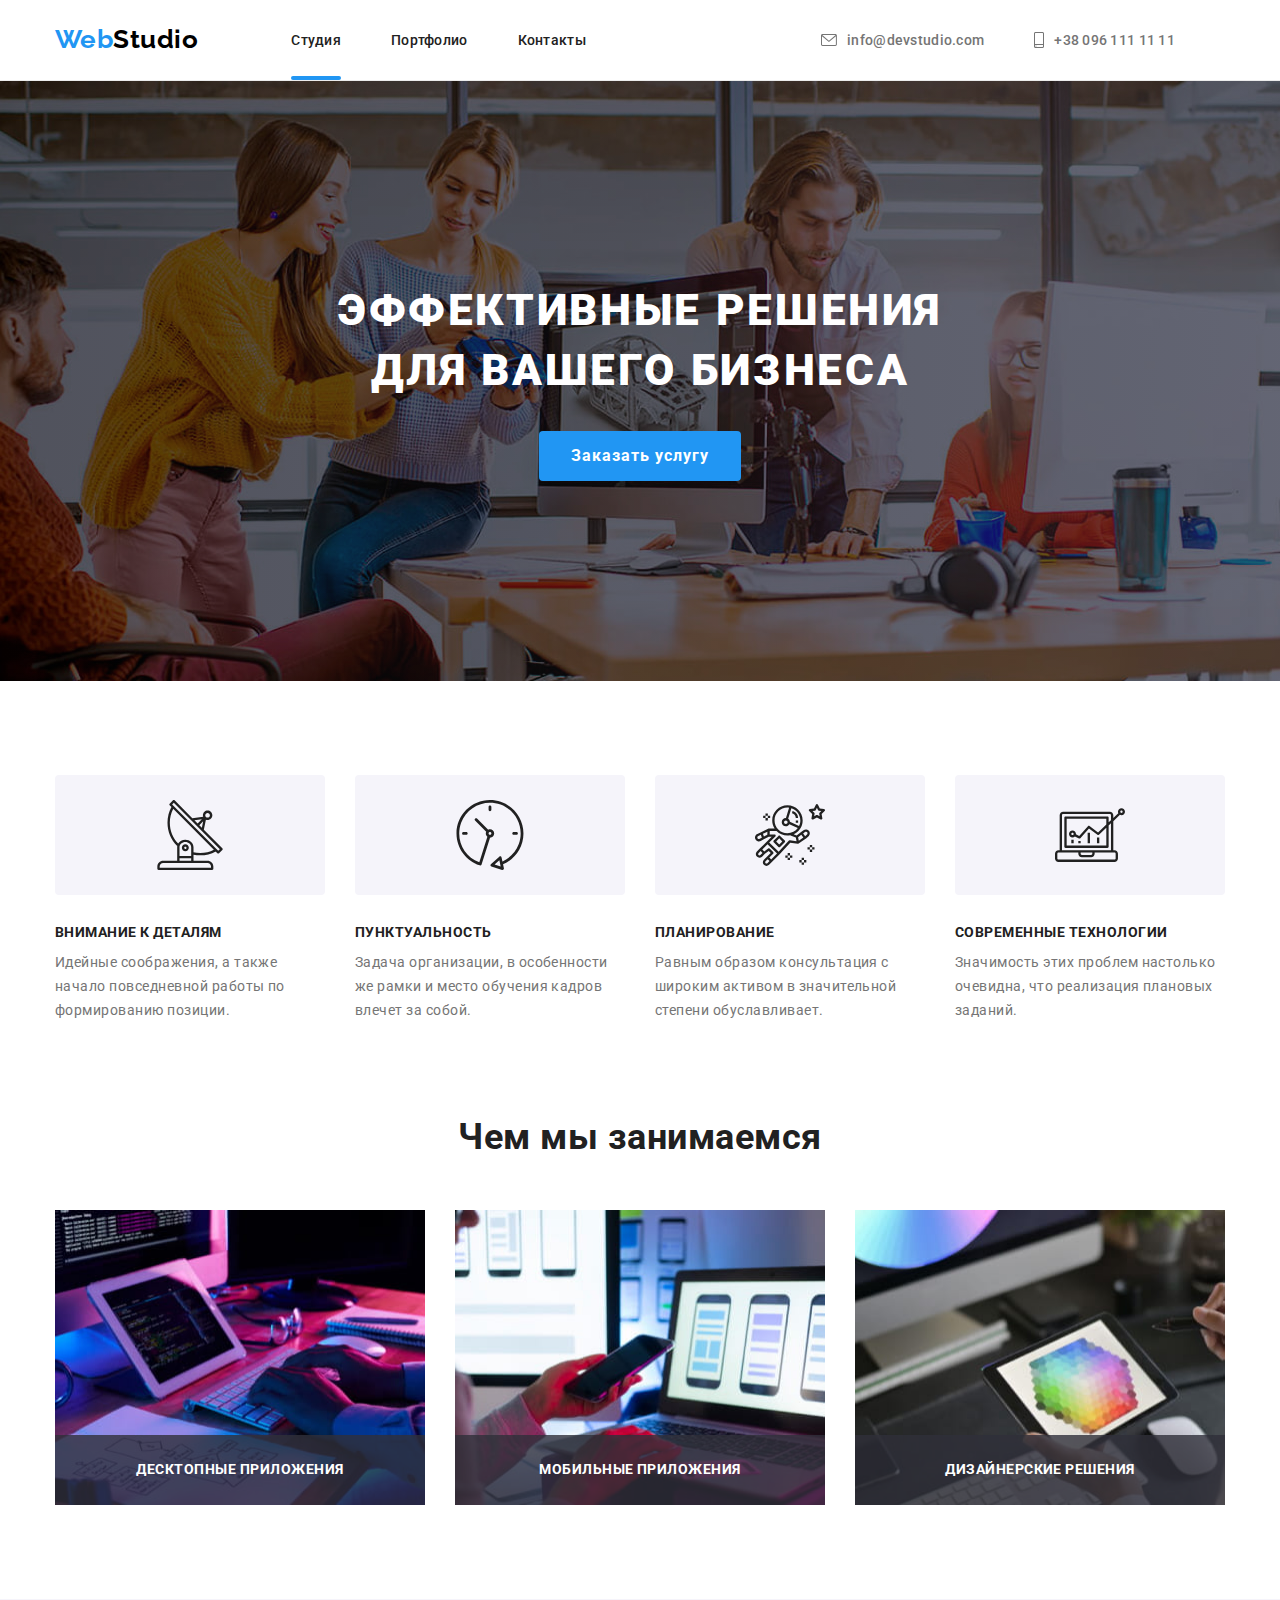
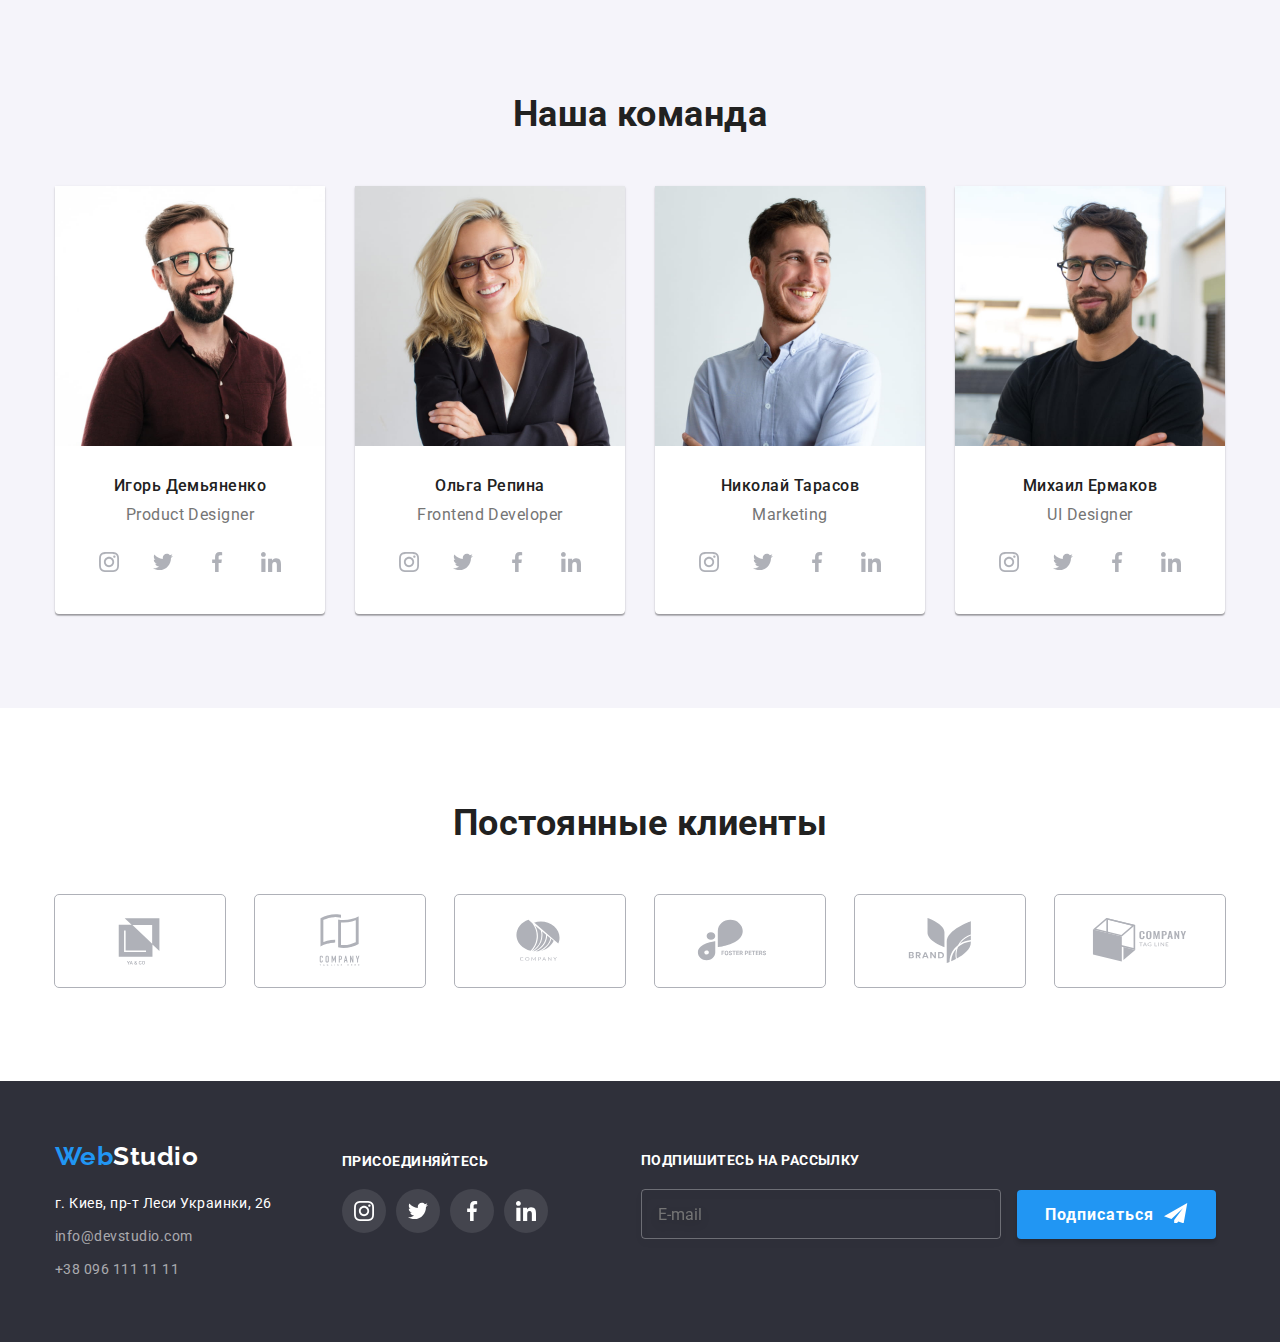
<file: index.html>
<!DOCTYPE html>
<html lang="ru">
  <head>
    <meta charset="UTF-8" />
    <meta http-equiv="X-UA-Compatible" content="IE=edge" />
    <meta name="viewport" content="width=device-width, initial-scale=1.0" />
    <title>Студия</title>
    <link
      rel="stylesheet"
      href="https://cdnjs.cloudflare.com/ajax/libs/modern-normalize/1.1.0/modern-normalize.min.css"
    />
    <link
      href="https://fonts.googleapis.com/css2?family=Raleway:wght@700&family=Roboto:wght@400;500;700;900&display=swap"
      rel="stylesheet"
    />
    <link rel="stylesheet" href="./css/main.min.css" />
  </head>
  <body>
    <!--Header-->
    <header class="header">
      <nav class="nav сontainer">
        <a class="logo nav__logo link" href="./index.html"
          >Web<span class="nav__logo--dark">Studio</span>
        </a>

        <ul class="nav__list list">
          <li class="nav__item">
            <a class="nav__link link nav__link--active link link--active" href="./index.html"
              >Студия</a
            >
          </li>
          <li class="nav__item">
            <a class="nav__link link link--active" href="./portfolio.html">Портфолио</a>
          </li>
          <li class="nav__item"><a class="nav__link link--active link" href="">Контакты</a></li>
        </ul>

        <div class="header__contact-conteiner">
          <ul class="header__contact-list list">
            <li class="header__contact-item">
              <a class="header__contact-link link link--active" href="mailto:info@devstudio.com">
                <svg class="header__contact-icon" width="16" height="12">
                  <use href="./images/symbol-defs.svg#icon-envelope"></use></svg
                >info@devstudio.com</a
              >
            </li>
            <li class="header__contact-item">
              <a class="header__contact-link link link--active" href="tel:+380961111111">
                <svg class="header__contact-icon" width="10" height="16">
                  <use href="./images/symbol-defs.svg#icon-smartphone"></use></svg
                >+38 096 111 11 11</a
              >
            </li>
          </ul>
        </div>
      </nav>
    </header>

    <!-- Main -->
    <main>
      <!--Section Hero-->
      <section class="hero">
        <div class="сontainer">
          <h1 class="hero__title">
            Эффективные решения <br />
            для вашего бизнеса
          </h1>

          <button class="hero__btn btn button-styles" type="button" data-modal-open>
            Заказать услугу
          </button>

          <!-- Modal -->
          <div class="backdrop is-hidden" data-modal>
            <div class="modal">
              <button class="modal__btn btn" type="button" data-modal-close>
                <svg class="modal__btn-icon" width="18" height="18">
                  <use href="./images/icon.svg#modal-icon"></use>
                </svg>
              </button>

              <form class="modal-form">
                <b class="modal-form__title">Оставьте свои данные, мы вам перезвоним</b>
                <div class="modal-form__field">
                  <label class="modal-form__caption" for="name">Имя</label>
                  <div class="modal-form__input-wrap">
                    <input
                      class="modal-form__input input--border"
                      type="text"
                      name="name"
                      id="name"
                    />
                    <svg class="modal-form__icon" width="12" height="12">
                      <use href="./images/icon.svg#icon-person"></use>
                    </svg>
                  </div>
                </div>
                <div class="modal-form__field">
                  <label class="modal-form__caption" for="tel">Телефон</label>
                  <div class="modal-form__input-wrap">
                    <input
                      class="modal-form__input input--border"
                      type="tel"
                      name="tel"
                      id="tel"
                      required
                    />

                    <svg class="modal-form__icon" width="13" height="13">
                      <use href="./images/icon.svg#icon-tel-form"></use>
                    </svg>
                  </div>
                </div>
                <div class="modal-form__field">
                  <label class="modal-form__caption" for="email">Почта</label>
                  <div class="modal-form__input-wrap">
                    <input
                      class="modal-form__input input--border"
                      type="email"
                      name="email"
                      id="email"
                      required
                    />

                    <svg class="modal-form__icon" width="15" height="12">
                      <use href="./images/icon.svg#icon-mail-form"></use>
                    </svg>
                  </div>
                </div>
                <div class="modal-form__field">
                  <label class="modal-form__caption" for="comment">Комментарий</label>
                  <textarea
                    class="input--border input--last comment--textarea"
                    name="comment"
                    id="comment"
                    rows="10"
                    placeholder="Введите текст"
                  ></textarea>
                </div>
                <div class="modal-form__field field--last">
                  <label class="modal-form__text" for="agree-terms">
                    <input
                      class="modal-form__check visually-hidden"
                      type="checkbox"
                      name="agree-terms"
                      id="agree-terms"
                      required
                    />
                    <span class="form-conteinet__icon">
                      <svg class="modal-form__icon-confirmation" width="12" height="12">
                        <use href="./images/icon.svg#icon-confirmation"></use>
                      </svg>
                    </span>
                    Соглашаюсь с рассылкой и принимаю
                    <a class="modal-form__link" href="">Условия договора</a>
                  </label>
                </div>

                <button class="modal-form__button btn button-styles" type="submit">
                  Отправить
                </button>
              </form>
            </div>
          </div>
        </div>
      </section>

      <!--Section Specifics-->
      <section class="specifics">
        <div class="сontainer">
          <h2 class="visually-hidden">Особенности</h2>
          <ul class="specifics__list list">
            <li class="specifics__item">
              <div class="specifics__box">
                <svg class="specifics__icon" width="70" height="70">
                  <use href="./images/symbol-defs.svg#icon-antenna"></use>
                </svg>
              </div>
              <h3 class="specifics__title">Внимание к деталям</h3>
              <p class="specifics__text">
                Идейные соображения, а также начало повседневной работы по формированию позиции.
              </p>
            </li>
            <li class="specifics__item">
              <div class="specifics__box">
                <svg class="specifics__icon" width="70" height="70">
                  <use href="./images/symbol-defs.svg#icon-clock"></use>
                </svg>
              </div>
              <h3 class="specifics__title">Пунктуальность</h3>
              <p class="specifics__text">
                Задача организации, в особенности же рамки и место обучения кадров влечет за собой.
              </p>
            </li>
            <li class="specifics__item">
              <div class="specifics__box">
                <svg class="specifics__icon" width="70" height="70">
                  <use href="./images/symbol-defs.svg#icon-astronaut"></use>
                </svg>
              </div>
              <h3 class="specifics__title">Планирование</h3>
              <p class="specifics__text">
                Равным образом консультация с широким активом в значительной степени обуславливает.
              </p>
            </li>
            <li class="specifics__item">
              <div class="specifics__box">
                <svg class="specifics__icon" width="70" height="70">
                  <use href="./images/symbol-defs.svg#icon-diagram"></use>
                </svg>
              </div>
              <h3 class="specifics__title">Современные технологии</h3>
              <p class="specifics__text">
                Значимость этих проблем настолько очевидна, что реализация плановых заданий.
              </p>
            </li>
          </ul>
        </div>
      </section>

      <!--Section Work-->
      <section class="work">
        <div class="сontainer">
          <h2 class="work-title title">Чем мы занимаемся</h2>

          <ul class="work-list list">
            <li class="work-item">
              <img src="./images/work1.jpg" alt="Робота за компютером" width="370" height="295" />
              <p class="work-text">Десктопные приложения</p>
            </li>
            <li class="work-item">
              <img src="./images/work2.jpg" alt="Робота за ноутбуком" width="370" height="295" />
              <p class="work-text">Мобильные приложения</p>
            </li>
            <li class="work-item">
              <img src="./images/work3.jpg" alt="Робота за планшетом" width="370" height="295" />
              <p class="work-text">Дизайнерские решения</p>
            </li>
          </ul>
        </div>
      </section>

      <!--Our team-->
      <section class="team">
        <div class="сontainer">
          <h2 class="team-title title">Наша команда</h2>

          <ul class="team-list list">
            <li class="team-item">
              <img
                class="team-img"
                src="./images/human1.jpg"
                alt="Людина"
                width="270"
                height="260"
              />
              <div class="team-information">
                <p class="team-text">Игорь Демьяненко</p>
                <p class="team-desc">Product Designer</p>
                <ul class="social-list list">
                  <li class="social-item">
                    <a
                      class="social-link link--active--bg social--change"
                      href=""
                      aria-label="Іконка instagram"
                    >
                      <svg class="social-icon" width="20" height="20">
                        <use href="./images/symbol-defs.svg#icon-instagram"></use></svg
                    ></a>
                  </li>
                  <li class="social-item">
                    <a
                      class="social-link link--active--bg social--change"
                      href=""
                      aria-label="Іконка twitter"
                    >
                      <svg class="social-icon" width="20" height="20">
                        <use href="./images/symbol-defs.svg#icon-twitter"></use></svg
                    ></a>
                  </li>
                  <li class="social-item">
                    <a
                      class="social-link link--active--bg social--change"
                      href=""
                      aria-label="Іконка facebook"
                    >
                      <svg class="social-icon" width="20" height="20">
                        <use href="./images/symbol-defs.svg#icon-facebook"></use></svg
                    ></a>
                  </li>
                  <li class="social-item">
                    <a
                      class="social-link link--active--bg social--change"
                      href=""
                      aria-label="Іконка linkedin"
                    >
                      <svg class="social-icon" width="20" height="20">
                        <use href="./images/symbol-defs.svg#icon-linkedin"></use></svg
                    ></a>
                  </li>
                </ul>
              </div>
            </li>
            <li class="team-item">
              <img
                class="team-img"
                src="./images/human2.jpg"
                alt="Людина"
                width="270"
                height="260"
              />
              <div class="team-information">
                <p class="team-text">Ольга Репина</p>
                <p class="team-desc">Frontend Developer</p>
                <ul class="social-list list">
                  <li class="social-item">
                    <a
                      class="social-link link--active--bg social--change"
                      href=""
                      aria-label="Іконка instagram"
                    >
                      <svg class="social-icon" width="20" height="20">
                        <use href="./images/symbol-defs.svg#icon-instagram"></use></svg
                    ></a>
                  </li>
                  <li class="social-item">
                    <a
                      class="social-link link--active--bg social--change"
                      href=""
                      aria-label="Іконка twitter"
                    >
                      <svg class="social-icon" width="20" height="20">
                        <use href="./images/symbol-defs.svg#icon-twitter"></use></svg
                    ></a>
                  </li>
                  <li class="social-item">
                    <a
                      class="social-link link--active--bg social--change"
                      href=""
                      aria-label="Іконка facebook"
                    >
                      <svg class="social-icon" width="20" height="20">
                        <use href="./images/symbol-defs.svg#icon-facebook"></use></svg
                    ></a>
                  </li>
                  <li class="social-item">
                    <a
                      class="social-link link--active--bg social--change"
                      href=""
                      aria-label="Іконка linkedin"
                    >
                      <svg class="social-icon" width="20" height="20">
                        <use href="./images/symbol-defs.svg#icon-linkedin"></use></svg
                    ></a>
                  </li>
                </ul>
              </div>
            </li>
            <li class="team-item">
              <img
                class="team-img"
                src="./images/human3.jpg"
                alt="Людина"
                width="270"
                height="260"
              />
              <div class="team-information">
                <p class="team-text">Николай Тарасов</p>
                <p class="team-desc">Marketing</p>
                <ul class="social-list list">
                  <li class="social-item">
                    <a
                      class="social-link link--active--bg social--change"
                      href=""
                      aria-label="Іконка instagram"
                    >
                      <svg class="social-icon" width="20" height="20">
                        <use href="./images/symbol-defs.svg#icon-instagram"></use></svg
                    ></a>
                  </li>
                  <li class="social-item">
                    <a
                      class="social-link link--active--bg social--change"
                      href=""
                      aria-label="Іконка twitter"
                    >
                      <svg class="social-icon" width="20" height="20">
                        <use href="./images/symbol-defs.svg#icon-twitter"></use></svg
                    ></a>
                  </li>
                  <li class="social-item">
                    <a
                      class="social-link link--active--bg social--change"
                      href=""
                      aria-label="Іконка facebook"
                    >
                      <svg class="social-icon" width="20" height="20">
                        <use href="./images/symbol-defs.svg#icon-facebook"></use></svg
                    ></a>
                  </li>
                  <li class="social-item">
                    <a
                      class="social-link link--active--bg social--change"
                      href=""
                      aria-label="Іконка linkedin"
                    >
                      <svg class="social-icon" width="20" height="20">
                        <use href="./images/symbol-defs.svg#icon-linkedin"></use></svg
                    ></a>
                  </li>
                </ul>
              </div>
            </li>
            <li class="team-item">
              <img
                class="team-img"
                src="./images/human4.jpg"
                alt="Людина"
                width="270"
                height="260"
              />
              <div class="team-information">
                <p class="team-text">Михаил Ермаков</p>
                <p class="team-desc">UI Designer</p>
                <ul class="social-list list">
                  <li class="social-item">
                    <a
                      class="social-link link--active--bg social--change"
                      href=""
                      aria-label="Іконка instagram"
                    >
                      <svg class="social-icon" width="20" height="20">
                        <use href="./images/symbol-defs.svg#icon-instagram"></use></svg
                    ></a>
                  </li>
                  <li class="social-item">
                    <a
                      class="social-link link--active--bg social--change"
                      href=""
                      aria-label="Іконка twitter"
                    >
                      <svg class="social-icon" width="20" height="20">
                        <use href="./images/symbol-defs.svg#icon-twitter"></use></svg
                    ></a>
                  </li>
                  <li class="social-item">
                    <a
                      class="social-link link--active--bg social--change"
                      href=""
                      aria-label="Іконка facebook"
                    >
                      <svg class="social-icon" width="20" height="20">
                        <use href="./images/symbol-defs.svg#icon-facebook"></use></svg
                    ></a>
                  </li>
                  <li class="social-item">
                    <a
                      class="social-link link--active--bg social--change"
                      href=""
                      aria-label="Іконка linkedin"
                    >
                      <svg class="social-icon" width="20" height="20">
                        <use href="./images/symbol-defs.svg#icon-linkedin"></use></svg
                    ></a>
                  </li>
                </ul>
              </div>
            </li>
          </ul>
        </div>
      </section>
      <!-- Section Client -->
      <section class="client">
        <div class="container">
          <h2 class="client-title title">Постоянные клиенты</h2>
          <ul class="client-list list">
            <li class="client-item">
              <a class="client-link" href="" aria-label="Логотип">
                <svg class="client-icon" width="106" height="60">
                  <use href="./images/symbol-defs.svg#icon-logo1"></use></svg
              ></a>
            </li>
            <li class="client-item">
              <a class="client-link" href="" aria-label="Логотип">
                <svg class="client-icon" width="106" height="60">
                  <use href="./images/symbol-defs.svg#icon-logo2"></use></svg
              ></a>
            </li>
            <li class="client-item">
              <a class="client-link" href="" aria-label="Логотип">
                <svg class="client-icon" width="106" height="60">
                  <use href="./images/symbol-defs.svg#icon-logo3"></use></svg
              ></a>
            </li>
            <li class="client-item">
              <a class="client-link" href="" aria-label="Логотип">
                <svg class="client-icon" width="106" height="60">
                  <use href="./images/symbol-defs.svg#icon-logo4"></use></svg
              ></a>
            </li>
            <li class="client-item">
              <a class="client-link" href="" aria-label="Логотип">
                <svg class="client-icon" width="106" height="60">
                  <use href="./images/symbol-defs.svg#icon-logo5"></use></svg
              ></a>
            </li>
            <li class="client-item">
              <a class="client-link" href="" aria-label="Логотип">
                <svg class="client-icon" width="106" height="60">
                  <use href="./images/symbol-defs.svg#icon-logo6"></use></svg
              ></a>
            </li>
          </ul>
        </div>
      </section>
    </main>

    <!-- Footer -->
    <footer class="footer">
      <div class="сontainer">
        <div>
          <a class="footer-logo logo link" href="/">Web<span class="logo-white">Studio</span> </a>

          <address>
            <ul class="footer-list list">
              <li class="footer-item">
                <a
                  class="footer-link address link link--active"
                  href="https://cutt.ly/IF0tOh0"
                  target="_blank"
                  >г. Киев, пр-т Леси Украинки, 26</a
                >
              </li>
              <li class="footer-item">
                <a class="footer-link link link--active" href="mailto:info@devstudio.com"
                  >info@devstudio.com</a
                >
              </li>
              <li class="footer-item">
                <a class="footer-link link link--active" href="tel:+380961111111"
                  >+38 096 111 11 11</a
                >
              </li>
            </ul>
          </address>
        </div>

        <div class="footer-social">
          <p class="footer-social-text">присоединяйтесь</p>
          <ul class="footer-social-list list">
            <li class="footer-social-item">
              <a class="footer-social-link link--active--bg social--change" href="" aria-label=""
                ><svg class="footer-social-icon" width="20" height="20">
                  <use href="./images/symbol-defs.svg#icon-instagram"></use></svg
              ></a>
            </li>
            <li class="footer-social-item">
              <a class="footer-social-link link--active--bg social--change" href="" aria-label=""
                ><svg class="footer-social-icon" width="20" height="20">
                  <use href="./images/symbol-defs.svg#icon-twitter"></use></svg
              ></a>
            </li>
            <li class="footer-social-item">
              <a class="footer-social-link link--active--bg social--change" href="" aria-label=""
                ><svg class="footer-social-icon" width="20" height="20">
                  <use href="./images/symbol-defs.svg#icon-facebook"></use></svg
              ></a>
            </li>
            <li class="footer-social-item">
              <a class="footer-social-link link--active--bg social--change" href="" aria-label=""
                ><svg class="footer-social-icon" width="20" height="20">
                  <use href="./images/symbol-defs.svg#icon-linkedin"></use></svg
              ></a>
            </li>
          </ul>
        </div>

        <form class="footer-form">
          <b class="footer-form-title">Подпишитесь на рассылку</b>

          <div class="footer-form-field">
            <input
              class="footer-form-email"
              type="email"
              name="subscription-email"
              placeholder="E-mail"
            />
            <button class="footer-form-button button-styles btn" type="submit">
              Подписаться
              <span class="button-icon-wrap">
                <svg class="form-button-icon" width="24" height="24">
                  <use href="./images/icon.svg#icon-send"></use>
                </svg>
              </span>
            </button>
          </div>
        </form>
      </div>
    </footer>

    <script src="./js/modal.js"></script>
  </body>
</html>
</file>
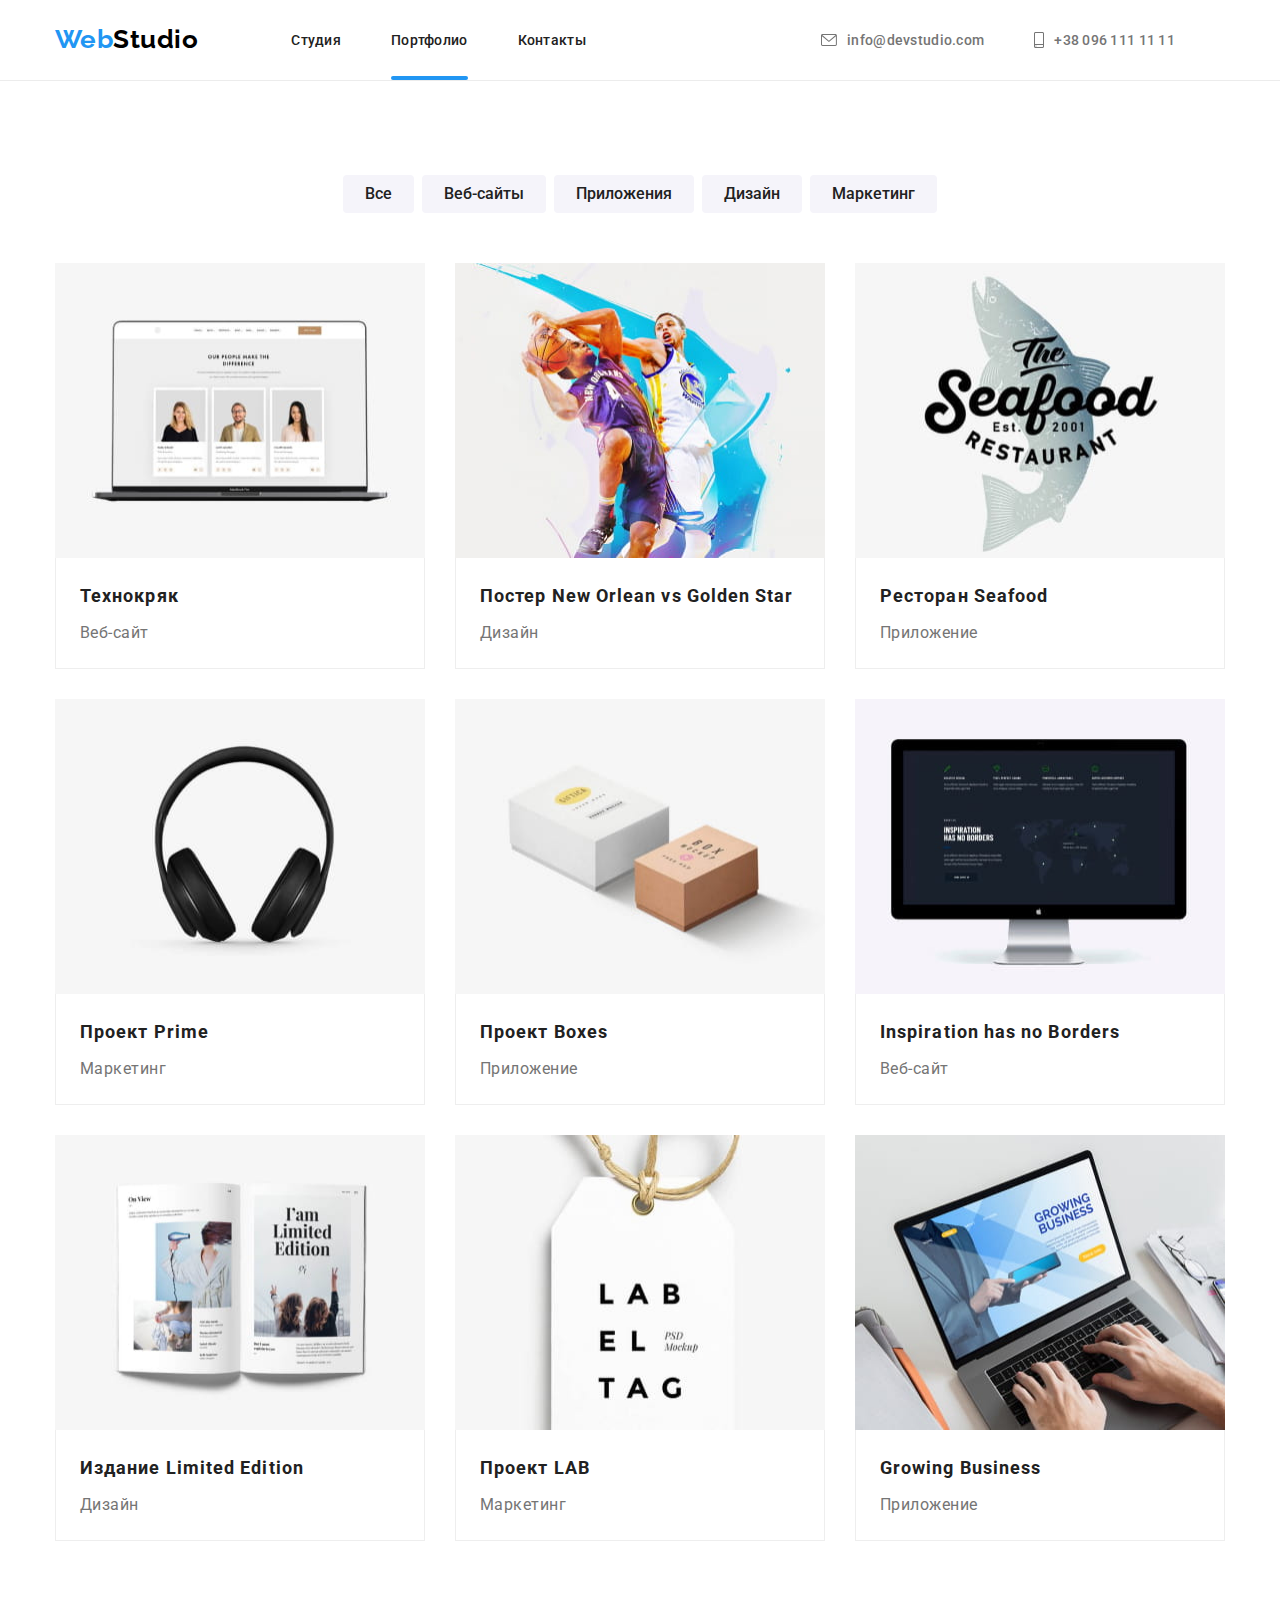
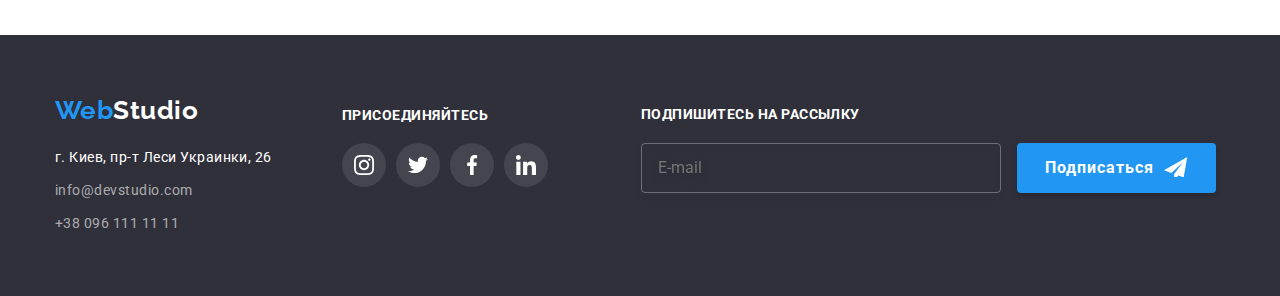
<file: portfolio.html>
<!DOCTYPE html>
<html lang="ru">
  <head>
    <meta charset="UTF-8" />
    <meta http-equiv="X-UA-Compatible" content="IE=edge" />
    <meta name="viewport" content="width=device-width, initial-scale=1.0" />
    <title>Портфолио</title>
    <link
      rel="stylesheet"
      href="https://cdnjs.cloudflare.com/ajax/libs/modern-normalize/1.1.0/modern-normalize.min.css"
    />
    <link
      href="https://fonts.googleapis.com/css2?family=Raleway:wght@700&family=Roboto:wght@400;500;700;900&display=swap"
      rel="stylesheet"
    />
    <link rel="stylesheet" href="./css/main.min.css" />
  </head>
  <body>
    <!--Header-->
    <header class="header">
      <nav class="nav сontainer">
        <a class="logo nav__logo link" href="./index.html"
          >Web<span class="nav__logo--dark">Studio</span>
        </a>

        <ul class="nav__list list">
          <li class="nav__item">
            <a class="nav__link link link link--active" href="./index.html">Студия</a>
          </li>
          <li class="nav__item">
            <a class="nav__link link nav__link--active link--active" href="./portfolio.html"
              >Портфолио</a
            >
          </li>
          <li class="nav__item"><a class="nav__link link--active link" href="">Контакты</a></li>
        </ul>

        <div class="header__contact-conteiner">
          <ul class="header__contact-list list">
            <li class="header__contact-item">
              <a class="header__contact-link link link--active" href="mailto:info@devstudio.com">
                <svg class="header__contact-icon" width="16" height="12">
                  <use href="./images/symbol-defs.svg#icon-envelope"></use></svg
                >info@devstudio.com</a
              >
            </li>
            <li class="header__contact-item">
              <a class="header__contact-link link link--active" href="tel:+380961111111">
                <svg class="header__contact-icon" width="10" height="16">
                  <use href="./images/symbol-defs.svg#icon-smartphone"></use></svg
                >+38 096 111 11 11</a
              >
            </li>
          </ul>
        </div>
      </nav>
    </header>

    <!-- Main -->
    <main>
      <!-- Section portfolio -->
      <section class="portfolio">
        <div class="сontainer">
          <ul class="btn-list list">
            <li class="btn-item">
              <button class="portfolio-btn btn" type="button">Все</button>
            </li>
            <li class="btn-item">
              <button class="portfolio-btn btn" type="button">Веб-сайты</button>
            </li>
            <li class="btn-item">
              <button class="portfolio-btn btn" type="button">Приложения</button>
            </li>
            <li class="btn-item">
              <button class="portfolio-btn btn" type="button">Дизайн</button>
            </li>
            <li class="btn-item">
              <button class="portfolio-btn btn" type="button">Маркетинг</button>
            </li>
          </ul>

          <ul class="portfolio-list list">
            <li class="portfolio-items">
              <a class="portfolio-link link" href="">
                <div class="protfolio-desc">
                  <img
                    class="portfolio-img"
                    src="./images/portfolio-1.jpg"
                    alt="Зображення ноутбука"
                    width="370"
                    height="295"
                  />
                  <div class="protfolio-desc-box">
                    <p class="protfolio-desc-text">
                      Ресурс предлагает комплексные предложения с разным уровнем функционала и
                      сервисов. Все это позволит посетителю получить исчерпывающие сведения о
                      компании или частном лице.
                    </p>
                  </div>
                </div>
                <div class="portfolio-description">
                  <h2 class="portfolio-title reset-title">Технокряк</h2>
                  <p class="portfolio-text">Веб-сайт</p>
                </div>
              </a>
            </li>
            <li class="portfolio-items">
              <a class="portfolio-link link" href="">
                <div class="protfolio-desc">
                  <img
                    class="portfolio-img"
                    src="./images/portfolio-2.jpg"
                    alt="Два баскетболіста"
                    width="370"
                    height="295"
                  />
                  <div class="protfolio-desc-box">
                    <p class="protfolio-desc-text">
                      Ресурс предлагает комплексные предложения с разным уровнем функционала и
                      сервисов. Все это позволит посетителю получить исчерпывающие сведения о
                      компании или частном лице.
                    </p>
                  </div>
                </div>
                <div class="portfolio-description">
                  <h2 class="portfolio-title">Постер New Orlean vs Golden Star</h2>
                  <p class="portfolio-text">Дизайн</p>
                </div>
              </a>
            </li>
            <li class="portfolio-items">
              <a class="portfolio-link link" href="">
                <div class="protfolio-desc">
                  <img
                    class="portfolio-img"
                    src="./images/portfolio-3.jpg"
                    alt="Надпис з рибою на фоні"
                    width="370"
                    height="295"
                  />
                  <div class="protfolio-desc-box">
                    <p class="protfolio-desc-text">
                      Ресурс предлагает комплексные предложения с разным уровнем функционала и
                      сервисов. Все это позволит посетителю получить исчерпывающие сведения о
                      компании или частном лице.
                    </p>
                  </div>
                </div>
                <div class="portfolio-description">
                  <h2 class="portfolio-title">Ресторан Seafood</h2>
                  <p class="portfolio-text">Приложение</p>
                </div>
              </a>
            </li>
            <li class="portfolio-items">
              <a class="portfolio-link link" href="">
                <div class="protfolio-desc">
                  <img
                    class="portfolio-img"
                    src="./images/portfolio-4.jpg"
                    alt="Наушники"
                    width="370"
                    height="295"
                  />
                  <div class="protfolio-desc-box">
                    <p class="protfolio-desc-text">
                      Ресурс предлагает комплексные предложения с разным уровнем функционала и
                      сервисов. Все это позволит посетителю получить исчерпывающие сведения о
                      компании или частном лице.
                    </p>
                  </div>
                </div>
                <div class="portfolio-description">
                  <h2 class="portfolio-title">Проект Prime</h2>
                  <p class="portfolio-text">Маркетинг</p>
                </div>
              </a>
            </li>
            <li class="portfolio-items">
              <a class="portfolio-link link" href="">
                <div class="protfolio-desc">
                  <img
                    class="portfolio-img"
                    src="./images/portfolio-5.jpg"
                    alt="Дві коробочки"
                    width="370"
                    height="295"
                  />
                  <div class="protfolio-desc-box">
                    <p class="protfolio-desc-text">
                      Ресурс предлагает комплексные предложения с разным уровнем функционала и
                      сервисов. Все это позволит посетителю получить исчерпывающие сведения о
                      компании или частном лице.
                    </p>
                  </div>
                </div>
                <div class="portfolio-description">
                  <h2 class="portfolio-title">Проект Boxes</h2>
                  <p class="portfolio-text">Приложение</p>
                </div>
              </a>
            </li>
            <li class="portfolio-items">
              <a class="portfolio-link link" href="">
                <div class="protfolio-desc">
                  <img
                    class="portfolio-img"
                    src="./images/portfolio-6.jpg"
                    alt="Комп'ютер"
                    width="370"
                    height="295"
                  />
                  <div class="protfolio-desc-box">
                    <p class="protfolio-desc-text">
                      Ресурс предлагает комплексные предложения с разным уровнем функционала и
                      сервисов. Все это позволит посетителю получить исчерпывающие сведения о
                      компании или частном лице.
                    </p>
                  </div>
                </div>
                <div class="portfolio-description">
                  <h2 class="portfolio-title">Inspiration has no Borders</h2>
                  <p class="portfolio-text">Веб-сайт</p>
                </div>
              </a>
            </li>
            <li class="portfolio-items">
              <a class="portfolio-link link" href="">
                <div class="protfolio-desc">
                  <img
                    class="portfolio-img"
                    src="./images/portfolio-7.jpg"
                    alt="Книга"
                    width="370"
                    height="295"
                  />
                  <div class="protfolio-desc-box">
                    <p class="protfolio-desc-text">
                      Ресурс предлагает комплексные предложения с разным уровнем функционала и
                      сервисов. Все это позволит посетителю получить исчерпывающие сведения о
                      компании или частном лице.
                    </p>
                  </div>
                </div>
                <div class="portfolio-description">
                  <h2 class="portfolio-title">Издание Limited Edition</h2>
                  <p class="portfolio-text">Дизайн</p>
                </div>
              </a>
            </li>
            <li class="portfolio-items">
              <a class="portfolio-link link" href="">
                <div class="protfolio-desc">
                  <img
                    class="portfolio-img"
                    src="./images/portfolio-8.jpg"
                    alt="Бірка"
                    width="370"
                    height="295"
                  />
                  <div class="protfolio-desc-box">
                    <p class="protfolio-desc-text">
                      Ресурс предлагает комплексные предложения с разным уровнем функционала и
                      сервисов. Все это позволит посетителю получить исчерпывающие сведения о
                      компании или частном лице.
                    </p>
                  </div>
                </div>
                <div class="portfolio-description">
                  <h2 class="portfolio-title">Проект LAB</h2>
                  <p class="portfolio-text">Маркетинг</p>
                </div>
              </a>
            </li>
            <li class="portfolio-items">
              <a class="portfolio-link link" href="">
                <div class="protfolio-desc">
                  <img
                    class="portfolio-img"
                    src="./images/portfolio-9.jpg"
                    alt="Людина працює на ноутбуці"
                    width="370"
                    height="295"
                  />
                  <div class="protfolio-desc-box">
                    <p class="protfolio-desc-text">
                      Ресурс предлагает комплексные предложения с разным уровнем функционала и
                      сервисов. Все это позволит посетителю получить исчерпывающие сведения о
                      компании или частном лице.
                    </p>
                  </div>
                </div>
                <div class="portfolio-description">
                  <h2 class="portfolio-title">Growing Business</h2>
                  <p class="portfolio-text">Приложение</p>
                </div>
              </a>
            </li>
          </ul>
        </div>
      </section>
    </main>

    <!-- Footer -->
    <footer class="footer">
      <div class="сontainer">
        <div>
          <a class="footer-logo logo link" href="/">Web<span class="logo-white">Studio</span> </a>

          <address>
            <ul class="footer-list list">
              <li class="footer-item">
                <a
                  class="footer-link address link link--active"
                  href="https://cutt.ly/IF0tOh0"
                  target="_blank"
                  >г. Киев, пр-т Леси Украинки, 26</a
                >
              </li>
              <li class="footer-item">
                <a class="footer-link link link--active" href="mailto:info@devstudio.com"
                  >info@devstudio.com</a
                >
              </li>
              <li class="footer-item">
                <a class="footer-link link link--active" href="tel:+380961111111"
                  >+38 096 111 11 11</a
                >
              </li>
            </ul>
          </address>
        </div>

        <div class="footer-social">
          <p class="footer-social-text">присоединяйтесь</p>
          <ul class="footer-social-list list">
            <li class="footer-social-item">
              <a class="footer-social-link link--active--bg social--change" href="" aria-label=""
                ><svg class="footer-social-icon" width="20" height="20">
                  <use href="./images/symbol-defs.svg#icon-instagram"></use></svg
              ></a>
            </li>
            <li class="footer-social-item">
              <a class="footer-social-link link--active--bg social--change" href="" aria-label=""
                ><svg class="footer-social-icon" width="20" height="20">
                  <use href="./images/symbol-defs.svg#icon-twitter"></use></svg
              ></a>
            </li>
            <li class="footer-social-item">
              <a class="footer-social-link link--active--bg social--change" href="" aria-label=""
                ><svg class="footer-social-icon" width="20" height="20">
                  <use href="./images/symbol-defs.svg#icon-facebook"></use></svg
              ></a>
            </li>
            <li class="footer-social-item">
              <a class="footer-social-link link--active--bg social--change" href="" aria-label=""
                ><svg class="footer-social-icon" width="20" height="20">
                  <use href="./images/symbol-defs.svg#icon-linkedin"></use></svg
              ></a>
            </li>
          </ul>
        </div>

        <form class="footer-form">
          <b class="footer-form-title">Подпишитесь на рассылку</b>

          <div class="footer-form-field">
            <input
              class="footer-form-email"
              type="email"
              name="subscription-email"
              placeholder="E-mail"
            />
            <button class="footer-form-button button-styles btn" type="submit">
              Подписаться
              <span class="button-icon-wrap">
                <svg class="form-button-icon" width="24" height="24">
                  <use href="./images/icon.svg#icon-send"></use>
                </svg>
              </span>
            </button>
          </div>
        </form>
      </div>
    </footer>
  </body>
</html>
</file>
<file: css/main.min.css>
body{color:#757575;font-family:Roboto,sans-serif;letter-spacing:0.03em}h1,h2,h3,h4,p{margin:0}ul,ol{padding:0;margin:0}img,picture{max-width:100%;display:block}.btn{border:none;font-family:Roboto,sans-serif;cursor:pointer}.link{text-decoration:none}.list{list-style:none}.сontainer{width:1200px;padding-left:15px;padding-right:15px;margin:0 auto}.visually-hidden{position:absolute;width:1px;height:1px;margin:-1px;border:0;padding:0;white-space:nowrap;clip-path:inset(100%);clip:rect(0 0 0 0);overflow:hidden}.logo{font-family:Raleway,sans-serif;font-weight:bold;font-size:26px;line-height:1.2em;color:#2196f3}.link--active:hover,.link--active:active,.link--active:focus{color:#2196f3}.button-styles{display:flex;align-items:center;justify-content:center;text-align:center;letter-spacing:0.06em;color:#FFFFFF;background-color:#2196f3}.link--active--bg:hover,.link--active--bg:active,.link--active--bg:focus{background-color:#2196f3}.title{font-weight:700;font-size:36px;line-height:1.2;text-align:center;color:#212121}.social--change{display:flex;align-items:center;justify-content:center;height:44px;width:44px;border-radius:50%}.header{background-color:#fff;border-bottom:1px solid #ececec}.nav{display:flex;align-items:center;justify-content:center}.nav__logo--dark{color:#000000}.nav__list{display:flex;margin-left:93px}.nav__item{margin-right:50px}.nav__item:last-child{margin-right:0}.nav__link{position:relative;display:inline-block;padding-bottom:32px;padding-top:32px;font-weight:500;font-size:14px;line-height:1.15;letter-spacing:0.02em;color:#212121;transition:color 250ms cubic-bezier(0.4, 0, 0.2, 1)}.nav__link--active::after{position:absolute;content:'';left:0;bottom:0px;width:100%;height:4px;border-radius:2px;background-color:#2196f3}.header__contact-conteiner{margin-left:auto}.header__contact-list{display:flex;justify-content:center;align-items:center}.header__contact-item{margin-right:50px}.header__contact-item:last-child{margin-right:50px}.header__contact-link{display:inline-flex;justify-content:center;align-items:center;padding-bottom:32px;padding-top:32px;font-weight:500;font-size:14px;line-height:1.15;letter-spacing:0.02em;transition:color 250ms cubic-bezier(0.4, 0, 0.2, 1);color:#757575}.header__contact-link:hover,.header__contact-link:active,.header__contact-link:focus{fill:#2196f3}.header__contact-icon{margin-right:10px;fill:currentColor;transition:fill 250ms cubic-bezier(0.4, 0, 0.2, 1)}.hero{padding-top:200px;padding-bottom:200px;background-color:var(--dark-bg-cl);background-image:linear-gradient(to right, rgba(0,0,0,0.4), rgba(47,48,58,0.4)),url(../images/hero.jpg);background-repeat:no-repeat;background-position:center;background-size:cover;max-width:1600px;min-height:600px;color:#fff;margin:0 auto}.hero__title{font-weight:900;font-size:44px;line-height:1.36;text-align:center;letter-spacing:0.06em;text-transform:uppercase;margin-bottom:30px}.hero__btn{margin:0 auto;padding-top:10px;padding-bottom:10px;padding-right:32px;padding-left:32px;background-color:#2196f3;border:0;border-radius:4px;text-align:center;font-weight:700;font-size:16px;line-height:1.86;letter-spacing:0.06em;color:currentColor;transition:box-shadow 250ms cubic-bezier(0.4, 0, 0.2, 1),background-color 250ms cubic-bezier(0.4, 0, 0.2, 1)}.hero__btn:hover,.hero__btn:active{background-color:#188ce8;box-shadow:0px 4px 4px rgba(0,0,0,0.15)}.backdrop{position:fixed;top:0;left:0;width:100%;height:100%;background-color:rgba(0,0,0,0.2);z-index:10;transition:transform 200ms cubic-bezier(0.4, 0, 0.2, 1)}.backdrop.is-hidden{opacity:0;pointer-events:none;visibility:hidden;transform:translateY(-100%)}.modal{position:absolute;top:50%;left:50%;width:530px;transform:translate(-50%, -50%) scale(1);background-color:#fff;border-radius:4px;transition:transform 250ms cubic-bezier(0.4, 0, 0.2, 1) 185ms;animation:reverse}.is-hidden .modal{transform:translate(-50%, -50%) scale(0.8)}.modal__btn{position:absolute;padding:none;display:flex;justify-content:center;align-items:center;top:8px;right:8px;width:30px;height:30px;border-radius:50%;background-color:transparent;outline:1px solid rgba(0,0,0,0.1);transition:transform 250ms cubic-bezier(0.4, 0, 0.2, 1)}.modal__btn-icon{fill:#000000;transition:color 250ms cubic-bezier(0.4, 0, 0.2, 1)}.modal__btn:hover,.modal__btn:focus,.modal__btn:hover .modal__btn-icon,.modal__btn:focus .modal__btn-icon{transform:rotateZ(45deg);fill:#2196f3}.modal-form{margin:40px;padding:0}.modal-form__title{display:block;margin-bottom:12px;font-weight:700;font-size:20px;line-height:1.15em;text-align:center;color:#212121}.modal-form__field{display:flex;flex-direction:column;margin-bottom:10px}.modal-form__field:nth-last-child(-n+3){margin-bottom:0}.modal-form__field.field--last{margin-top:20px}.modal-form__caption{margin-bottom:4px;font-size:12px;line-height:1.67em;letter-spacing:0.01em;color:#757575;position:relative}.modal-form__input-wrap{position:relative}.modal-form__input{padding:10px 0;width:100%}.modal-form__icon{position:absolute;top:50%;left:12px;transform:translateY(-50%);transition:fill 250ms cubic-bezier(0.4, 0, 0.2, 1)}.modal-form__input:hover ~ .modal-form__icon,.modal-form__input:active ~ .modal-form__icon,.modal-form__input:focus ~ .modal-form__icon{fill:#2196f3}.input--border{border:1px solid rgba(33,33,33,0.2);border-radius:4px;padding-left:42px;transition:border-color 250ms cubic-bezier(0.4, 0, 0.2, 1)}.input--border:hover,.input--border:active,.input--border:focus{outline:none;border-color:#2196f3}textarea{resize:none;font-size:12px;line-height:1.17;letter-spacing:0.01em;height:120px;transition:border-color 250ms cubic-bezier(0.4, 0, 0.2, 1)}.comment--textarea{padding:12px 16px}.modal-form__text{display:flex;justify-content:center;align-items:center;font-size:14px;line-height:1.71;color:#757575}.form-conteinet__icon{display:flex;justify-content:center;align-items:center;width:16px;height:15px;margin-right:7px;outline:1px solid #212121;border-radius:2px;transition:outline 250ms cubic-bezier(0.4, 0, 0.2, 1),background-color 250ms cubic-bezier(0.4, 0, 0.2, 1)}.modal-form__check:checked+.form-conteinet__icon{outline:1px solid #2196f3;background-color:#2196f3}.modal-form__icon-confirmation{fill:#fff}.modal-form__link{color:#2196f3}.modal-form__button{margin:0 auto;margin-top:30px;box-shadow:0px 4px 4px rgba(0,0,0,0.15);border-radius:4px;font-weight:700;font-size:16px;line-height:1.87em;padding:10px 56px;transition:background-color 250ms cubic-bezier(0.4, 0, 0.2, 1)}.modal-form__button:hover,.modal-form__button:focus{background-color:#188ce8}.specifics{background-color:#fff;padding-bottom:94px;padding-top:94px}.specifics__list{display:flex;flex-wrap:wrap}.specifics__item{flex-basis:calc((100% - 90px) / 4);margin-right:30px}.specifics__item:nth-child(4n){margin-right:0}.specifics__box{display:flex;align-items:center;justify-content:center;width:100%;height:120px;margin-bottom:30px;background-color:#f5f4fa;border-radius:4px}.specifics__icon{fill:#212121}.specifics__title{margin-bottom:10px;font-weight:700;font-size:14px;line-height:1.14;text-transform:uppercase;color:#212121}.specifics__text{font-size:14px;line-height:1.7}.work{background-color:var(--main-bg-cl);padding-bottom:94px}.work-list{display:flex;justify-content:space-between;flex-wrap:wrap}.work-title{margin-bottom:50px}.work-item{position:relative}.work-item::before{position:absolute;content:'';bottom:0;left:0;width:100%;height:70px;background-color:rgba(47,48,58,0.8)}.work-text{position:absolute;bottom:27px;left:0;width:100%;font-weight:700;font-size:14px;line-height:1.14em;text-align:center;text-transform:uppercase;color:#ffffff}.team{padding-bottom:94px;padding-top:94px;background-color:#f5f4fa}.team-title{margin-bottom:50px}.team-list{display:flex;flex-wrap:wrap}.team-information{padding-bottom:30px;padding-top:30px}.team-item{flex-basis:calc((100% - 90px) / 4);margin-right:30px;background-color:#fff;text-align:center;font-size:16px;line-height:1.19;box-shadow:0px 1px 3px rgba(0,0,0,0.12),0px 1px 1px rgba(0,0,0,0.14),0px 2px 1px rgba(0,0,0,0.2);border-radius:0px 0px 4px 4px}.team-item:last-child{margin-right:0}.social-list{display:flex;justify-content:center;align-items:center;gap:10px}.team-text{margin-bottom:10px;font-weight:500;color:#212121}.team-desc{margin-bottom:16px}.social-link{transition:background-color 250ms cubic-bezier(0.4, 0, 0.2, 1)}.social-icon{fill:#afb1b8;transition:fill 250ms cubic-bezier(0.4, 0, 0.2, 1)}.social-link:hover .social-icon,.social-link:focus .social-icon{fill:#ffffff}.client{padding-bottom:94px;padding-top:94px}.client-title{margin-bottom:50px}.client-list{display:flex;justify-content:center;align-items:center}.client-item:not(:last-child){margin-right:30px}.client-link{display:flex;justify-content:center;align-items:center;width:170px;height:92px;outline:1px solid #afb1b8;border-radius:4px}.client-link:hover,.client-link:focus{outline:1px solid #2196f3}.client-icon{fill:#afb1b8;transition:fill 250ms cubic-bezier(0.4, 0, 0.2, 1)}.client-link:hover .client-icon,.client-link:focus .client-icon{fill:#2196f3}.footer{padding-bottom:60px;padding-top:60px;background-color:#2f303a}.footer .сontainer{display:flex}.footer-logo{display:block;margin-bottom:20px}.logo-white{color:#fff}.footer .address{color:#fff}.footer-link{font-style:initial;font-size:14px;line-height:1.7;color:rgba(255,255,255,0.6);transition:color 250ms cubic-bezier(0.4, 0, 0.2, 1)}.footer-link:hover,.footer-link:focus{color:#2196f3}.footer-list .footer-item+.footer-item{margin-top:9px}.footer-social{margin-left:70px}.footer-social-list{display:flex}.footer-social-item:not(:last-child){margin-right:10px}.footer-social-text{margin-bottom:20px;margin-top:12px;font-weight:700;font-size:14px;line-height:16px;text-transform:uppercase;color:#ffffff}.footer-social-link{background-color:rgba(255,255,255,0.1);transition:background-color 250ms cubic-bezier(0.4, 0, 0.2, 1)}.footer-social-icon{fill:#ffffff}.footer-form{margin-left:93px;margin-top:12px}.footer-form-title{display:block;margin-bottom:20px;font-weight:700;font-size:14px;line-height:1.14em;text-transform:uppercase;color:#ffffff}.footer-form-email{border:1px solid rgba(255,255,255,0.3);filter:drop-shadow(0px 4px 4px rgba(0,0,0,0.15));border-radius:4px;font-size:16px;line-height:1.25;color:rgba(255,255,255,0.6);background-color:transparent;width:360px;height:50px;padding-left:16px;transition:border 250ms cubic-bezier(0.4, 0, 0.2, 1)}.footer-form-email:hover,.footer-form-email:active,.footer-form-email:focus{outline:none;border:1px solid #2196f3}.footer-form-button{position:relative;display:inline-flex;margin-left:12px;padding:10px 62px 10px 28px;box-shadow:0px 4px 4px rgba(0,0,0,0.15);border-radius:4px;font-weight:700;font-size:16px;line-height:1.87em;transition:background-color 250ms cubic-bezier(0.4, 0, 0.2, 1)}.footer-form-button:hover,.footer-form-button:focus{background-color:#188ce8}.button-icon-wrap{position:absolute;right:28px;top:50%;transform:translateY(-50%);margin-top:2px}.portfolio{padding-bottom:94px;padding-top:94px;background-color:#fff;margin:0 auto}.portfolio-btn{font-weight:500;font-size:16px;line-height:1.6;color:#212121}.btn-list{display:flex;justify-content:center;margin-bottom:50px;flex-wrap:wrap}.portfolio .active-btn{background-color:#2196f3;color:#fff}.btn-item{margin-right:8px}.btn-item:last-child{margin-right:0}.portfolio-btn{background-color:#f5f4fa;border-radius:4px;padding:6px 22px;transition:color 250ms cubic-bezier(0.4, 0, 0.2, 1),box-shadow 250ms cubic-bezier(0.4, 0, 0.2, 1),background-color 250ms cubic-bezier(0.4, 0, 0.2, 1)}.portfolio-btn:hover,.portfolio-btn:focus{background-color:#2196f3;color:#fff;box-shadow:0px 3px 1px rgba(0,0,0,0.1),0px 1px 2px rgba(0,0,0,0.08),0px 2px 2px rgba(0,0,0,0.12);border-radius:4px}.portfolio-list{display:flex;flex-wrap:wrap}.portfolio-items{flex-basis:calc((100% - 60px) / 3);margin-right:30px;margin-bottom:30px;background-color:#fff;transition:box-shadow 250ms cubic-bezier(0.4, 0, 0.2, 1)}.portfolio-items:hover,.portfolio-items:focus{box-shadow:0px 1px 1px rgba(0,0,0,0.12),0px 4px 4px rgba(0,0,0,0.06),1px 4px 6px rgba(0,0,0,0.16)}.portfolio-items:nth-child(3n){margin-right:0}.portfolio-items:nth-last-child(-n+3){margin-bottom:0}.protfolio-desc{position:relative;overflow:hidden}.protfolio-desc-text{position:absolute;top:0;left:0;padding:63px 24px;font-size:18px;line-height:1.55em;color:#ffffff}.protfolio-desc-box{position:absolute;top:0;left:0;width:100%;height:100%;background-color:rgba(33,150,243,0.9);opacity:0;transform:translateY(100%);z-index:1;transition:transform 250ms cubic-bezier(0.4, 0, 0.2, 1),opacity 250ms cubic-bezier(0.4, 0, 0.2, 1)}.portfolio-items:hover .protfolio-desc-box{opacity:1;transform:translateY(0)}.portfolio-description{padding:20px 24px;border:1px solid #eeeeee;border-top:none;z-index:3}.portfolio-title{margin-bottom:4px;font-weight:700;font-size:18px;line-height:2;letter-spacing:0.06em;color:#212121}.portfolio-text{font-size:16px;line-height:1.88;color:#757575}
/*# sourceMappingURL=main.min.css.map */
</file>
